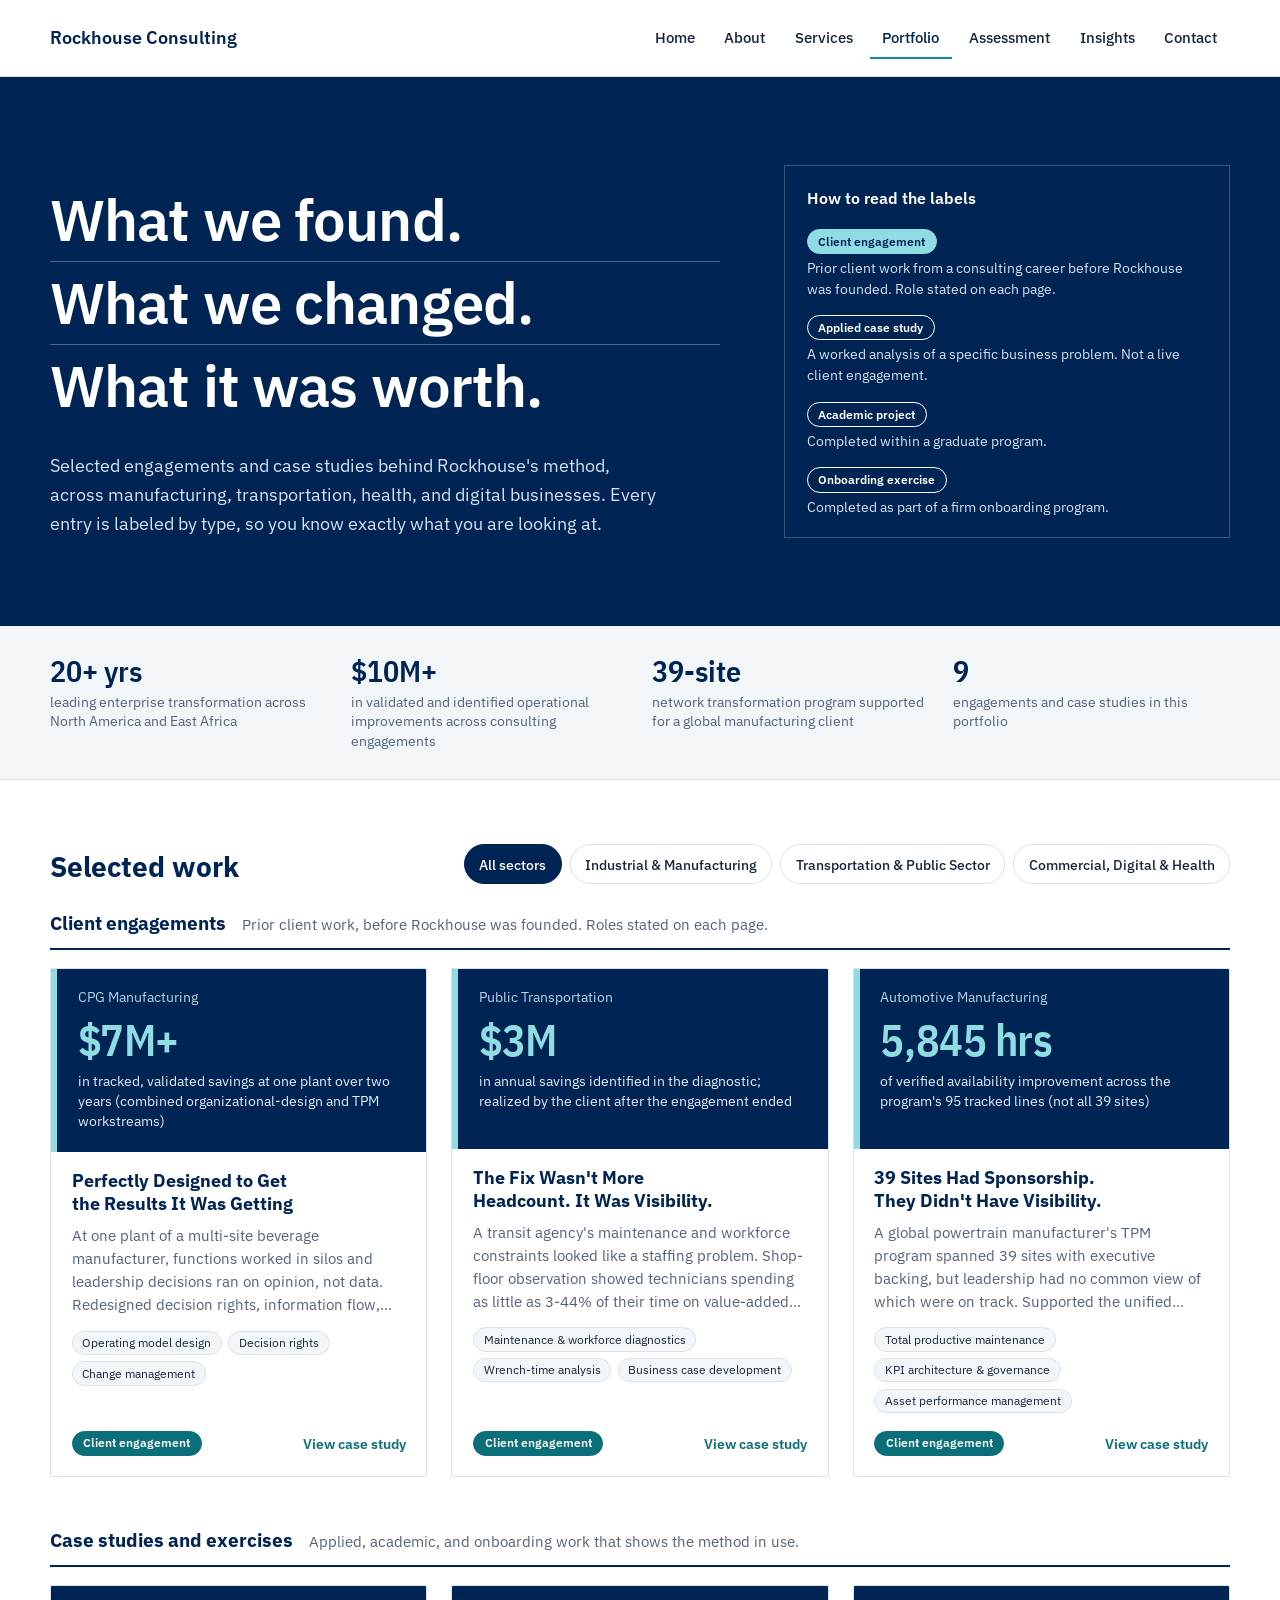
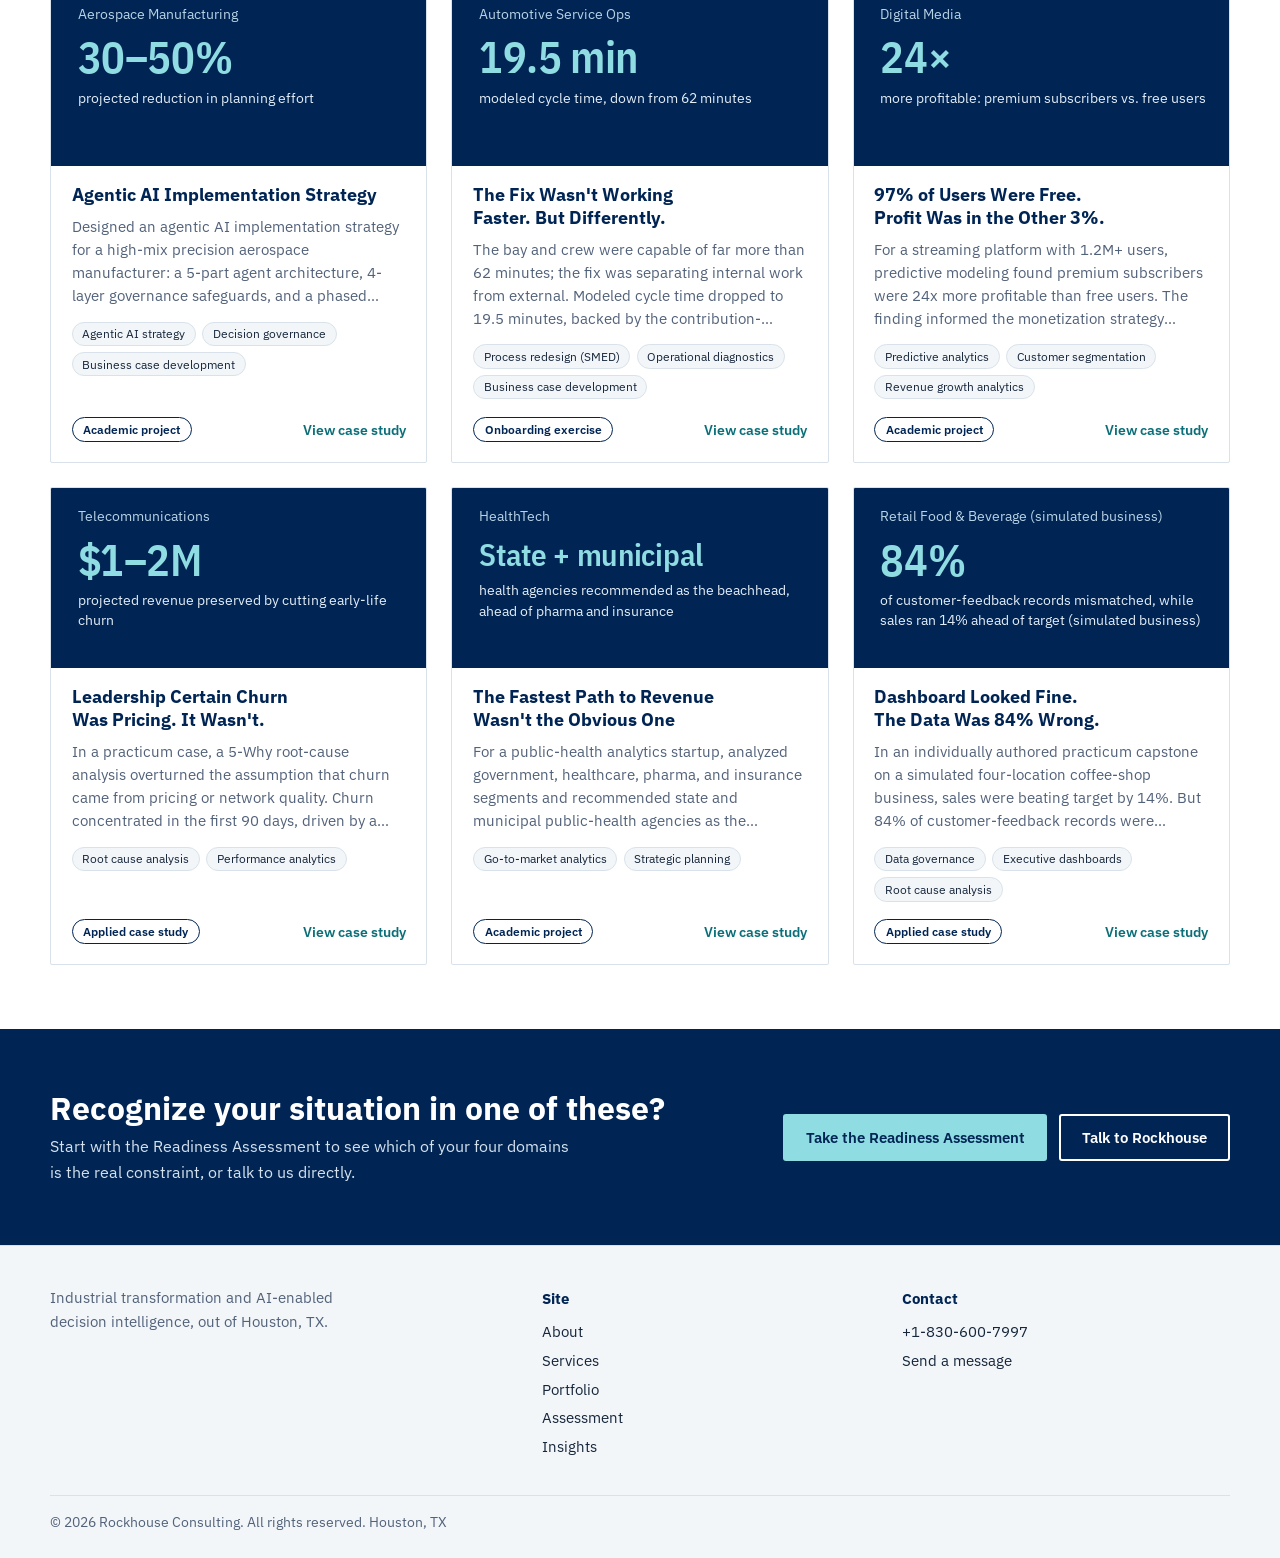
<file: index.html>
<!doctype html>
<html lang="en">
<head>
  <meta charset="utf-8">
  <meta name="viewport" content="width=device-width, initial-scale=1">
  <title>Portfolio | Rockhouse Consulting</title>
  <meta name="description" content="Selected engagements and case studies behind Rockhouse Consulting's approach to industrial transformation and AI-enabled decision intelligence.">
  <meta property="og:type" content="website">
  <meta property="og:site_name" content="Rockhouse Consulting">
  <meta property="og:title" content="Portfolio | Rockhouse Consulting">
  <meta property="og:description" content="What we found, what we changed, and what it was worth: selected work across manufacturing, transportation, health, and digital businesses.">
  <link rel="icon" href="assets/favicon.svg" type="image/svg+xml">
  <link rel="preconnect" href="https://fonts.googleapis.com">
  <link rel="preconnect" href="https://fonts.gstatic.com" crossorigin>
  <link href="https://fonts.googleapis.com/css2?family=IBM+Plex+Sans:wght@400;500;600&family=IBM+Plex+Sans+Condensed:wght@500;600&display=swap" rel="stylesheet">
  <link rel="stylesheet" href="css/styles.css">
  <!-- Google Analytics 4 -->
  <script async src="https://www.googletagmanager.com/gtag/js?id=G-BGRFW86SY9"></script>
  <script>
    window.dataLayer = window.dataLayer || [];
    function gtag(){dataLayer.push(arguments);}
    gtag('js', new Date());
    gtag('config', 'G-BGRFW86SY9');
  </script>
</head>
<body data-page="index">
  <a class="skip" href="#main">Skip to content</a>

  <header class="site-header">
    <div class="wrap">
      <a class="brand" href="https://rockhouse-consulting.com/index.html" aria-label="Rockhouse Consulting home">
        <img src="https://rockhouse-consulting.com/assets/logo.png" alt="Rockhouse Consulting"
             onerror="this.replaceWith(Object.assign(document.createElement('span'),{className:'wordmark',textContent:'Rockhouse Consulting'}))">
      </a>
      <button class="nav-toggle" type="button" aria-expanded="false" aria-controls="site-nav">Menu</button>
      <nav class="nav" id="site-nav" aria-label="Main">
        <a href="https://rockhouse-consulting.com/index.html">Home</a>
        <a href="https://rockhouse-consulting.com/about.html">About</a>
        <a href="https://rockhouse-consulting.com/services.html">Services</a>
        <a href="index.html" aria-current="page">Portfolio</a>
        <a href="https://rockhouse-consulting.com/assessment.html">Assessment</a>
        <a href="https://rockhouse-consulting.com/insights.html">Insights</a>
        <a href="https://rockhouse-consulting.com/contact.html">Contact</a>
      </nav>
    </div>
  </header>

  <main id="main">
    <section class="hero on-dark">
      <div class="wrap hero-grid">
        <div>
          <h1><span>What we found.</span><span>What we changed.</span><span>What it was worth.</span></h1>
          <p class="lead">Selected engagements and case studies behind Rockhouse's method, across manufacturing, transportation, health, and digital businesses. Every entry is labeled by type, so you know exactly what you are looking at.</p>
        </div>
        <aside class="key" aria-labelledby="key-title">
          <h2 id="key-title">How to read the labels</h2>
          <dl id="type-key"></dl>
        </aside>
      </div>
    </section>

    <section class="proof" aria-label="Rockhouse at a glance">
      <div class="wrap proof-grid">
        <div><strong>20+ yrs</strong><span>leading enterprise transformation across North America and East Africa</span></div>
        <div><strong>$10M+</strong><span>in validated and identified operational improvements across consulting engagements</span></div>
        <div><strong>39-site</strong><span>network transformation program supported for a global manufacturing client</span></div>
        <div><strong id="count">9</strong><span>engagements and case studies in this portfolio</span></div>
      </div>
    </section>

    <section class="work wrap" id="work" aria-labelledby="work-title">
      <div class="toolbar">
        <h2 id="work-title">Selected work</h2>
        <div class="chips" id="sector-chips" role="group" aria-label="Filter by sector"></div>
      </div>
      <p class="filter-note" id="filter-note" hidden></p>
      <div id="groups"></div>
      <p class="empty" id="empty" hidden>No work matches this filter. <button class="link-btn" type="button" data-clear>Clear all filters</button></p>
      <noscript><p class="empty">This portfolio needs JavaScript to list its work. To see case studies, <a href="https://rockhouse-consulting.com/contact.html">contact Rockhouse</a>.</p></noscript>
    </section>

    <section class="cta-band on-dark" aria-labelledby="cta-title">
      <div class="wrap">
        <div>
          <h2 id="cta-title">Recognize your situation in one of these?</h2>
          <p>Start with the Readiness Assessment to see which of your four domains is the real constraint, or talk to us directly.</p>
        </div>
        <div class="cta-actions">
          <a class="btn btn--primary" href="https://rockhouse-consulting.com/assessment.html">Take the Readiness Assessment</a>
          <a class="btn btn--ghost" href="https://rockhouse-consulting.com/contact.html">Talk to Rockhouse</a>
        </div>
      </div>
    </section>
  </main>

  <footer class="site-footer">
    <div class="wrap">
      <div class="footer-grid">
        <div>
          <img src="https://rockhouse-consulting.com/assets/logo.png" alt="Rockhouse Consulting" onerror="this.remove()">
          <p>Industrial transformation and AI-enabled decision intelligence, out of Houston, TX.</p>
        </div>
        <div>
          <h2>Site</h2>
          <ul>
            <li><a href="https://rockhouse-consulting.com/about.html">About</a></li>
            <li><a href="https://rockhouse-consulting.com/services.html">Services</a></li>
            <li><a href="index.html">Portfolio</a></li>
            <li><a href="https://rockhouse-consulting.com/assessment.html">Assessment</a></li>
            <li><a href="https://rockhouse-consulting.com/insights.html">Insights</a></li>
          </ul>
        </div>
        <div>
          <h2>Contact</h2>
          <ul>
            <li><a href="tel:+1-830-600-7997">+1-830-600-7997</a></li>
            <li><a href="https://rockhouse-consulting.com/contact.html">Send a message</a></li>
          </ul>
        </div>
      </div>
      <p class="legal">&copy; 2026 Rockhouse Consulting. All rights reserved. Houston, TX</p>
    </div>
  </footer>

  <script src="data/projects.js"></script>
  <script src="js/portfolio.js"></script>
</body>
</html>
</file>
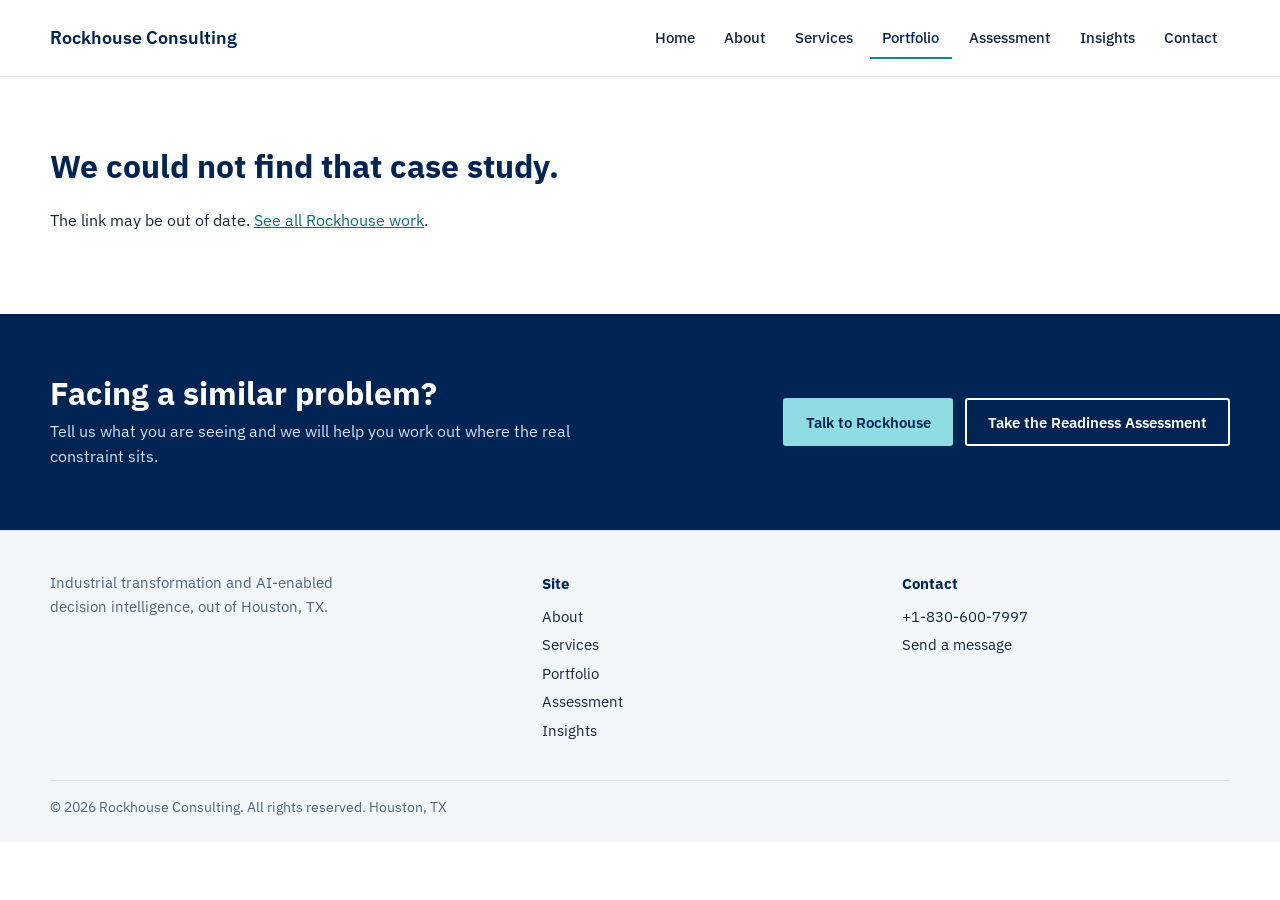
<file: project.html>
<!doctype html>
<html lang="en">
<head>
  <meta charset="utf-8">
  <meta name="viewport" content="width=device-width, initial-scale=1">
  <title>Case study | Rockhouse Consulting</title>
  <meta name="description" content="A Rockhouse Consulting engagement or case study: what we found, what we changed, and what it was worth.">
  <meta property="og:type" content="article">
  <meta property="og:site_name" content="Rockhouse Consulting">
  <link rel="icon" href="assets/favicon.svg" type="image/svg+xml">
  <link rel="preconnect" href="https://fonts.googleapis.com">
  <link rel="preconnect" href="https://fonts.gstatic.com" crossorigin>
  <link href="https://fonts.googleapis.com/css2?family=IBM+Plex+Sans:wght@400;500;600&family=IBM+Plex+Sans+Condensed:wght@500;600&display=swap" rel="stylesheet">
  <link rel="stylesheet" href="css/styles.css">
  <!-- Google Analytics 4 -->
  <script async src="https://www.googletagmanager.com/gtag/js?id=G-BGRFW86SY9"></script>
  <script>
    window.dataLayer = window.dataLayer || [];
    function gtag(){dataLayer.push(arguments);}
    gtag('js', new Date());
    gtag('config', 'G-BGRFW86SY9');
  </script>
</head>
<body data-page="project">
  <a class="skip" href="#main">Skip to content</a>

  <header class="site-header">
    <div class="wrap">
      <a class="brand" href="https://rockhouse-consulting.com/index.html" aria-label="Rockhouse Consulting home">
        <img src="https://rockhouse-consulting.com/assets/logo.png" alt="Rockhouse Consulting"
             onerror="this.replaceWith(Object.assign(document.createElement('span'),{className:'wordmark',textContent:'Rockhouse Consulting'}))">
      </a>
      <button class="nav-toggle" type="button" aria-expanded="false" aria-controls="site-nav">Menu</button>
      <nav class="nav" id="site-nav" aria-label="Main">
        <a href="https://rockhouse-consulting.com/index.html">Home</a>
        <a href="https://rockhouse-consulting.com/about.html">About</a>
        <a href="https://rockhouse-consulting.com/services.html">Services</a>
        <a href="index.html" aria-current="page">Portfolio</a>
        <a href="https://rockhouse-consulting.com/assessment.html">Assessment</a>
        <a href="https://rockhouse-consulting.com/insights.html">Insights</a>
        <a href="https://rockhouse-consulting.com/contact.html">Contact</a>
      </nav>
    </div>
  </header>

  <main id="main">
    <noscript><div class="wrap not-found"><p>This page needs JavaScript. <a href="index.html">Back to the portfolio</a> or <a href="https://rockhouse-consulting.com/contact.html">contact Rockhouse</a>.</p></div></noscript>
  </main>

  <section class="cta-band on-dark" aria-labelledby="cta-title">
    <div class="wrap">
      <div>
        <h2 id="cta-title">Facing a similar problem?</h2>
        <p>Tell us what you are seeing and we will help you work out where the real constraint sits.</p>
      </div>
      <div class="cta-actions">
        <a class="btn btn--primary" href="https://rockhouse-consulting.com/contact.html">Talk to Rockhouse</a>
        <a class="btn btn--ghost" href="https://rockhouse-consulting.com/assessment.html">Take the Readiness Assessment</a>
      </div>
    </div>
  </section>

  <footer class="site-footer">
    <div class="wrap">
      <div class="footer-grid">
        <div>
          <img src="https://rockhouse-consulting.com/assets/logo.png" alt="Rockhouse Consulting" onerror="this.remove()">
          <p>Industrial transformation and AI-enabled decision intelligence, out of Houston, TX.</p>
        </div>
        <div>
          <h2>Site</h2>
          <ul>
            <li><a href="https://rockhouse-consulting.com/about.html">About</a></li>
            <li><a href="https://rockhouse-consulting.com/services.html">Services</a></li>
            <li><a href="index.html">Portfolio</a></li>
            <li><a href="https://rockhouse-consulting.com/assessment.html">Assessment</a></li>
            <li><a href="https://rockhouse-consulting.com/insights.html">Insights</a></li>
          </ul>
        </div>
        <div>
          <h2>Contact</h2>
          <ul>
            <li><a href="tel:+1-830-600-7997">+1-830-600-7997</a></li>
            <li><a href="https://rockhouse-consulting.com/contact.html">Send a message</a></li>
          </ul>
        </div>
      </div>
      <p class="legal">&copy; 2026 Rockhouse Consulting. All rights reserved. Houston, TX</p>
    </div>
  </footer>

  <script src="data/projects.js"></script>
  <script src="js/portfolio.js"></script>
</body>
</html>
</file>
<file: css/styles.css>
/* ==========================================================================
   Rockhouse Consulting portfolio
   --------------------------------------------------------------------------
   The block below holds every brand decision. Colors come from the Rockhouse
   logo (navy #002554, teal #0E8A94). If rockhouse-consulting.com uses a
   different font or width, change it HERE and the whole portfolio follows.
   ========================================================================== */
:root {
  --navy: #002554;
  --teal: #0E8A94;
  --teal-text: #0A6F78;      /* teal darkened for text on white (WCAG AA) */
  --teal-light: #8FDCE2;     /* teal for numerals and accents on navy */
  --teal-tint: #E6F3F4;
  --ink: #16263B;
  --muted: #52627A;
  --line: #D9E2EA;
  --mist: #F2F6F9;
  --paper: #FFFFFF;
  --on-navy: #D5E2EE;
  --on-navy-soft: #B9D3E6;

  --font-body: "IBM Plex Sans", -apple-system, BlinkMacSystemFont, "Segoe UI", Roboto, Helvetica, Arial, sans-serif;
  --font-metric: "IBM Plex Sans Condensed", "IBM Plex Sans", "Arial Narrow", Arial, sans-serif;
  --wrap: 1180px;
}

/* ---------- Base ---------- */
*, *::before, *::after { box-sizing: border-box; }
html { -webkit-text-size-adjust: 100%; }
body {
  margin: 0;
  font-family: var(--font-body);
  font-size: 1rem;
  line-height: 1.6;
  color: var(--ink);
  background: var(--paper);
}
img { max-width: 100%; height: auto; }
a { color: var(--teal-text); }
h1, h2, h3 { text-wrap: balance; }
.wrap { width: min(var(--wrap), 100% - 2.5rem); margin-inline: auto; }

.skip {
  position: absolute; left: -999px; top: 0; z-index: 100;
  background: var(--navy); color: #fff; padding: .6rem 1rem;
}
.skip:focus { left: 0; }

:focus-visible { outline: 3px solid var(--teal); outline-offset: 2px; }
.on-dark :focus-visible { outline-color: var(--teal-light); }

/* ---------- Header (mirrors the main site) ---------- */
.site-header { position: relative; background: #fff; border-bottom: 1px solid var(--line); }
.site-header .wrap {
  display: flex; align-items: center; justify-content: space-between;
  gap: 1.5rem; min-height: 76px;
}
.brand { display: inline-flex; align-items: center; text-decoration: none; }
.brand img { display: block; height: 42px; width: auto; }
.wordmark { font-weight: 600; font-size: 1.15rem; color: var(--navy); }

.nav { display: flex; align-items: center; gap: .25rem; }
.nav a {
  display: block; padding: .5rem .8rem; color: var(--ink); text-decoration: none;
  font-weight: 500; font-size: .95rem; border-bottom: 2px solid transparent;
}
.nav a:hover { color: var(--teal-text); }
.nav a[aria-current="page"] { color: var(--navy); border-bottom-color: var(--teal); }

.nav-toggle {
  display: none; align-items: center; gap: .5rem;
  font: inherit; font-weight: 500; font-size: .95rem;
  padding: .5rem .8rem; background: #fff; color: var(--navy);
  border: 1px solid var(--line); border-radius: 3px; cursor: pointer;
}

/* ---------- Buttons and pills ---------- */
.btn {
  display: inline-block; padding: .8rem 1.3rem; border-radius: 3px;
  font-weight: 600; font-size: .95rem; line-height: 1.2; text-decoration: none;
  border: 2px solid transparent;
}
.btn--primary { background: var(--teal-text); color: #fff; }
.btn--primary:hover { background: #085A62; }
.btn--ghost { border-color: currentColor; color: var(--navy); }
.btn--ghost:hover { background: var(--mist); }
.on-dark .btn--primary { background: var(--teal-light); color: var(--navy); }
.on-dark .btn--primary:hover { background: #fff; }
.on-dark .btn--ghost { color: #fff; }
.on-dark .btn--ghost:hover { background: rgba(255, 255, 255, .1); }

.pill {
  display: inline-block; padding: .18rem .65rem; border-radius: 999px;
  font-size: .78rem; font-weight: 600; line-height: 1.4; white-space: nowrap; border: 1px solid;
}
.pill--client { background: var(--teal-text); border-color: var(--teal-text); color: #fff; }
.pill--other  { background: #fff; border-color: var(--navy); color: var(--navy); }
.on-dark .pill--client { background: var(--teal-light); border-color: var(--teal-light); color: var(--navy); }
.on-dark .pill--other  { background: transparent; border-color: #fff; color: #fff; }

/* ---------- Hero ---------- */
.hero { background: var(--navy); color: #fff; padding: clamp(3rem, 7vw, 5.5rem) 0; }
.hero-grid {
  display: grid; grid-template-columns: minmax(0, 1.5fr) minmax(0, 1fr);
  gap: clamp(2rem, 5vw, 4.5rem); align-items: end;
}
.hero h1 {
  margin: 0 0 1.6rem; font-size: clamp(2.1rem, 4.6vw, 3.6rem);
  line-height: 1.1; font-weight: 600; letter-spacing: -.015em;
}
.hero h1 span {
  display: block; padding: .16em 0;
  border-top: 1px solid rgba(143, 220, 226, .4);
}
.hero h1 span:first-child { border-top: 0; padding-top: 0; }
.lead { margin: 0; max-width: 56ch; font-size: 1.125rem; color: var(--on-navy); }

.key { border: 1px solid rgba(255, 255, 255, .22); padding: 1.25rem 1.4rem; }
.key h2 { margin: 0 0 1rem; font-size: 1rem; font-weight: 600; }
.key dl { margin: 0; display: grid; gap: .9rem; }
.key dt { margin: 0 0 .25rem; }
.key dd { margin: 0; font-size: .9rem; line-height: 1.45; color: var(--on-navy); }

/* ---------- Proof strip (same claims as the main site home page) ---------- */
.proof { background: var(--mist); border-bottom: 1px solid var(--line); }
.proof-grid { display: grid; grid-template-columns: repeat(4, 1fr); gap: 1.5rem; padding: 1.75rem 0; }
.proof strong {
  display: block; font-family: var(--font-metric); font-weight: 600;
  font-size: 1.9rem; line-height: 1.1; color: var(--navy);
}
.proof span { display: block; margin-top: .3rem; font-size: .875rem; line-height: 1.4; color: var(--muted); }

/* ---------- Work section ---------- */
.work { padding: clamp(2.5rem, 5vw, 4rem) 0; }
.toolbar {
  display: flex; flex-wrap: wrap; align-items: end; justify-content: space-between;
  gap: 1rem 2rem; margin-bottom: 1.5rem;
}
.toolbar h2 { margin: 0; font-size: 1.75rem; line-height: 1.2; color: var(--navy); }
.chips { display: flex; flex-wrap: wrap; gap: .5rem; }
.chip {
  font: inherit; font-size: .9rem; font-weight: 500; padding: .45rem .9rem;
  border-radius: 999px; border: 1px solid var(--line); background: #fff;
  color: var(--ink); cursor: pointer;
}
.chip:hover { border-color: var(--teal); }
.chip[aria-pressed="true"] { background: var(--navy); border-color: var(--navy); color: #fff; }

.filter-note {
  display: flex; flex-wrap: wrap; align-items: center; gap: .5rem 1rem;
  margin: 0 0 1.5rem; padding: .7rem 1rem; font-size: .95rem;
  background: var(--teal-tint); border-left: 3px solid var(--teal);
}
.filter-note[hidden] { display: none; }
.link-btn {
  font: inherit; color: var(--teal-text); background: none; border: 0; padding: 0;
  text-decoration: underline; cursor: pointer;
}

.group + .group { margin-top: 3rem; }
.group-head {
  display: flex; flex-wrap: wrap; align-items: baseline; gap: .25rem 1rem;
  margin-bottom: 1.1rem; padding-bottom: .6rem; border-bottom: 2px solid var(--navy);
}
.group-head h3 { margin: 0; font-size: 1.2rem; color: var(--navy); }
.group-head p { margin: 0; font-size: .95rem; color: var(--muted); }

.grid { display: grid; grid-template-columns: repeat(auto-fill, minmax(min(100%, 320px), 1fr)); gap: 1.5rem; }
.empty { padding: 2rem 0; color: var(--muted); }

/* ---------- Case tiles ---------- */
.tile {
  display: flex; flex-direction: column; background: #fff;
  border: 1px solid var(--line); border-radius: 2px; overflow: hidden;
  color: inherit; text-decoration: none;
}
.tile:hover { border-color: var(--teal); }
.tile-top {
  background: var(--navy); color: #fff; min-height: 11.25rem;
  padding: 1.15rem 1.3rem 1.3rem; border-left: 6px solid transparent;
}
.tile--client .tile-top { border-left-color: var(--teal-light); }
.tile-ind { margin: 0 0 .6rem; font-size: .85rem; color: var(--on-navy-soft); }
.metric {
  margin: 0; font-family: var(--font-metric); font-weight: 600;
  font-size: clamp(2.4rem, 3.4vw, 3.1rem); line-height: 1;
  letter-spacing: -.01em; color: var(--teal-light);
}
.metric--long { font-size: clamp(1.7rem, 2.4vw, 2.1rem); line-height: 1.1; }
.metric-label { margin: .55rem 0 0; font-size: .9rem; line-height: 1.4; color: #E3EDF6; }

.tile-body { flex: 1; padding: 1.15rem 1.3rem 0; }
.tile-body h3 { margin: 0 0 .5rem; font-size: 1.1rem; line-height: 1.3; color: var(--navy); }
.sum {
  margin: 0; font-size: .93rem; line-height: 1.55; color: var(--muted);
  display: -webkit-box; -webkit-line-clamp: 4; -webkit-box-orient: vertical; overflow: hidden;
}
.caps { list-style: none; margin: .9rem 0 0; padding: 0; display: flex; flex-wrap: wrap; gap: .4rem; }
.caps li {
  font-size: .78rem; line-height: 1.4; padding: .15rem .6rem;
  background: var(--mist); border: 1px solid var(--line); border-radius: 999px; color: var(--ink);
}
.caps a { color: inherit; text-decoration: none; }
.caps li:hover { border-color: var(--teal); }
.tile-foot {
  display: flex; justify-content: space-between; align-items: center;
  gap: .75rem; padding: 1.1rem 1.3rem 1.25rem;
}
.tile-cta { font-size: .9rem; font-weight: 600; color: var(--teal-text); }
.tile:hover .tile-cta { text-decoration: underline; }

/* ---------- Closing call to action ---------- */
.cta-band { background: var(--navy); color: #fff; padding: clamp(2.5rem, 5vw, 3.75rem) 0; }
.cta-band .wrap { display: flex; flex-wrap: wrap; align-items: center; justify-content: space-between; gap: 1.5rem 3rem; }
.cta-band h2 { margin: 0 0 .4rem; font-size: clamp(1.5rem, 3vw, 2rem); line-height: 1.2; }
.cta-band p { margin: 0; max-width: 52ch; color: var(--on-navy); }
.cta-actions { display: flex; flex-wrap: wrap; gap: .75rem; }

/* ---------- Case study page ---------- */
.case-head { background: var(--navy); color: #fff; padding: clamp(2rem, 5vw, 3.25rem) 0 clamp(2.25rem, 5vw, 3.75rem); }
.crumbs { margin: 0 0 1.75rem; font-size: .9rem; color: var(--on-navy-soft); }
.crumbs a { color: #fff; }
.case-head-grid {
  display: grid; grid-template-columns: minmax(0, 1.5fr) minmax(0, 1fr);
  gap: 2rem 4rem; align-items: end;
}
.case-head h1 {
  margin: .9rem 0 0; max-width: 22ch; font-size: clamp(1.9rem, 4vw, 3rem);
  line-height: 1.12; font-weight: 600; letter-spacing: -.01em;
}
.case-industry { margin: 0 0 .1rem; color: var(--on-navy-soft); font-size: .95rem; }
.case-metric { border-left: 6px solid var(--teal-light); padding-left: 1.4rem; }
.case-metric .metric { font-size: clamp(3rem, 7vw, 5rem); }
.case-metric .metric--long { font-size: clamp(2rem, 4.2vw, 3rem); }
.case-metric .metric-label { font-size: 1.05rem; }

.case-body {
  display: grid; grid-template-columns: minmax(0, 1.6fr) minmax(0, 1fr);
  gap: 3rem; padding: clamp(2rem, 5vw, 3.5rem) 0;
}
.prose h2 { margin: 0 0 .6rem; font-size: 1.25rem; color: var(--navy); }
.prose h2:not(:first-child) { margin-top: 2rem; }
.prose p { margin: 0; max-width: 68ch; font-size: 1.05rem; }
.points { margin: 0; padding-left: 1.2rem; max-width: 68ch; font-size: 1.05rem; }
.points li { margin: .45rem 0; }
.case-actions { display: flex; flex-wrap: wrap; gap: .75rem; margin-top: 2rem; }
.facts { align-self: start; padding: 1.25rem 1.4rem; background: var(--mist); border: 1px solid var(--line); }
.facts dl { margin: 0; display: grid; gap: 1rem; }
.facts dt { margin: 0 0 .15rem; font-size: .85rem; color: var(--muted); }
.facts dd { margin: 0; font-weight: 500; }
.facts .caps { margin-top: .25rem; }
.facts .caps li { background: #fff; }

.related { padding: clamp(2rem, 5vw, 3.5rem) 0; background: var(--mist); border-top: 1px solid var(--line); }
.related h2 { margin: 0 0 1.25rem; font-size: 1.5rem; color: var(--navy); }
.not-found { padding: 4rem 0; }
.not-found h1 { margin: 0 0 .75rem; color: var(--navy); }

/* ---------- Footer (mirrors the main site) ---------- */
.site-footer { background: var(--mist); border-top: 1px solid var(--line); padding: 2.5rem 0 1.5rem; font-size: .93rem; }
.footer-grid { display: grid; grid-template-columns: 1.4fr 1fr 1fr; gap: 2rem; }
.footer-grid img { height: 38px; width: auto; display: block; margin-bottom: .75rem; }
.footer-grid p { margin: 0; max-width: 34ch; color: var(--muted); }
.footer-grid h2 { margin: 0 0 .6rem; font-size: .95rem; color: var(--navy); }
.footer-grid ul { margin: 0; padding: 0; list-style: none; }
.footer-grid li { margin: .3rem 0; }
.footer-grid a { color: var(--ink); text-decoration: none; }
.footer-grid a:hover { color: var(--teal-text); text-decoration: underline; }
.legal { margin: 2rem 0 0; padding-top: 1rem; border-top: 1px solid var(--line); font-size: .85rem; color: var(--muted); }

/* ---------- Responsive ---------- */
@media (max-width: 900px) {
  .hero-grid, .case-head-grid, .case-body { grid-template-columns: 1fr; }
  .proof-grid { grid-template-columns: repeat(2, 1fr); }
  .footer-grid { grid-template-columns: 1fr 1fr; }
  .footer-grid > :first-child { grid-column: 1 / -1; }
}
@media (max-width: 860px) {
  .nav-toggle { display: inline-flex; }
  .nav {
    display: none; position: absolute; left: 0; right: 0; top: 100%; z-index: 20;
    flex-direction: column; align-items: stretch; gap: 0;
    padding: .5rem 1.25rem 1rem; background: #fff; border-bottom: 1px solid var(--line);
  }
  .nav.open { display: flex; }
  .nav a { padding: .7rem 0; border-bottom: 1px solid var(--line); }
  .nav a[aria-current="page"] { border-bottom-color: var(--teal); }
}
@media (max-width: 560px) {
  .proof-grid { grid-template-columns: 1fr 1fr; gap: 1.25rem 1rem; }
  .footer-grid { grid-template-columns: 1fr; }
}
@media (prefers-reduced-motion: reduce) {
  * { transition: none !important; scroll-behavior: auto !important; }
}
</file>
